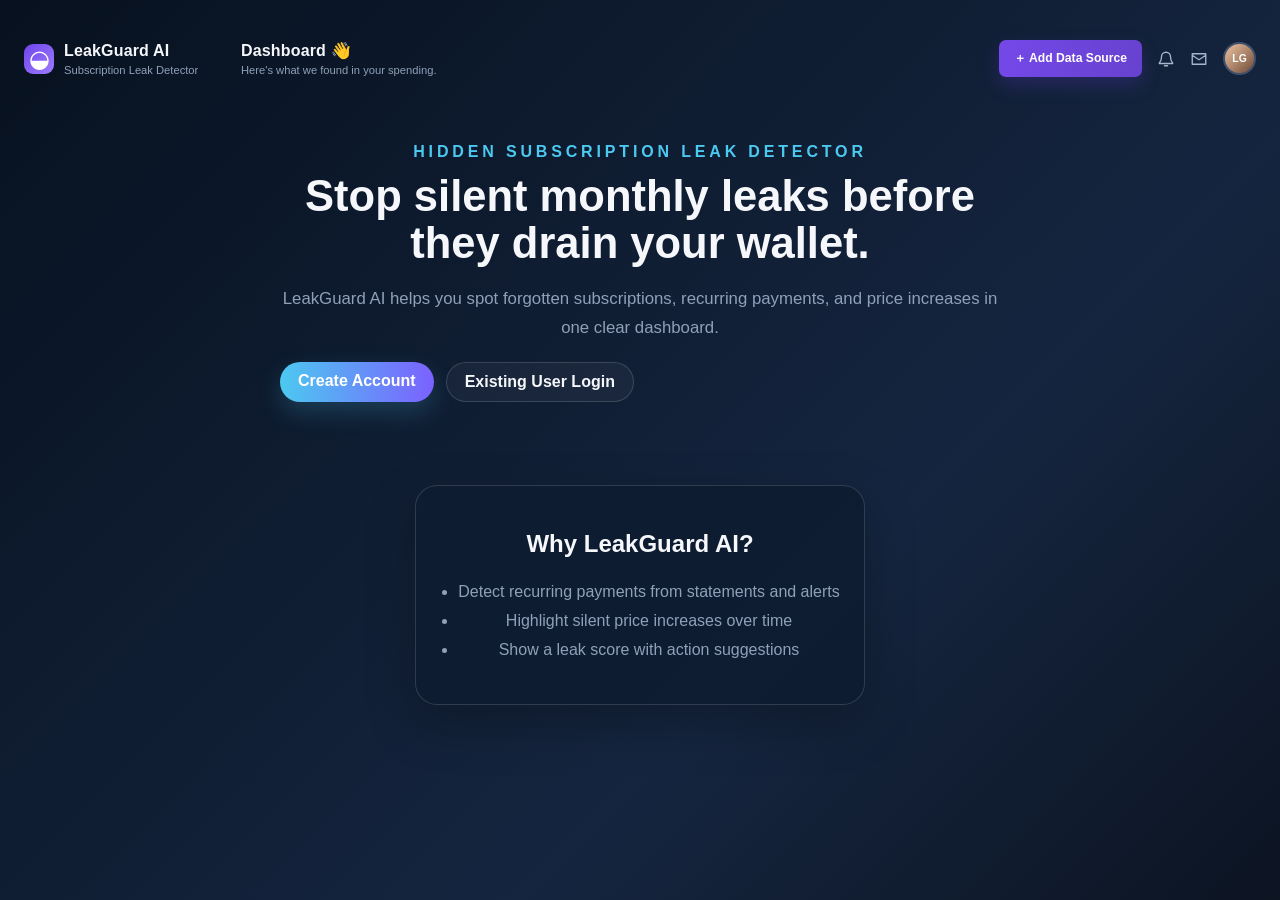
<file: index.html>
<!doctype html>
<html lang="en">
  <head>
    <meta charset="UTF-8" />
    <meta name="viewport" content="width=device-width, initial-scale=1.0" />
    <title>LeakGuard AI</title>
    <link rel="stylesheet" href="styles.css" />
  </head>
  <body>
    <div class="page-shell">
      <header class="topbar">
        <a href="index.html" class="brand">
          <span class="brand-mark" aria-hidden="true">◒</span>
          <span>
            <strong>LeakGuard AI</strong>
            <small>Subscription Leak Detector</small>
          </span>
        </a>

        <div class="dashboard-title">
          <strong>Dashboard <span aria-hidden="true">👋</span></strong>
          <small>Here's what we found in your spending.</small>
        </div>

        <nav class="top-actions" aria-label="Dashboard actions">
          <a href="register.html" class="add-source">＋ Add Data Source</a>
          <a href="#notifications" class="icon-button" aria-label="Notifications">
            <svg viewBox="0 0 24 24" aria-hidden="true"><path d="M18 9a6 6 0 0 0-12 0c0 7-3 7-3 9h18c0-2-3-2-3-9M10 21h4" /></svg>
          </a>
          <a href="#messages" class="icon-button" aria-label="Messages">
            <svg viewBox="0 0 24 24" aria-hidden="true"><path d="M3 5h18v14H3zM3 7l9 6 9-6" /></svg>
          </a>
          <a href="login.html" class="profile" aria-label="Open profile">LG</a>
        </nav>
      </header>

      <main class="hero-section">
        <section class="hero-copy">
          <p class="eyebrow">Hidden subscription leak detector</p>
          <h1>Stop silent monthly leaks before they drain your wallet.</h1>
          <p class="hero-text">
            LeakGuard AI helps you spot forgotten subscriptions, recurring
            payments, and price increases in one clear dashboard.
          </p>
          <div class="hero-buttons">
            <a href="register.html" class="btn btn-primary">Create Account</a>
            <a href="login.html" class="btn btn-secondary"
              >Existing User Login</a
            >
          </div>
        </section>

        <section class="hero-card">
          <h2>Why LeakGuard AI?</h2>
          <ul>
            <li>Detect recurring payments from statements and alerts</li>
            <li>Highlight silent price increases over time</li>
            <li>Show a leak score with action suggestions</li>
          </ul>
        </section>
      </main>
    </div>
  </body>
</html>
</file>
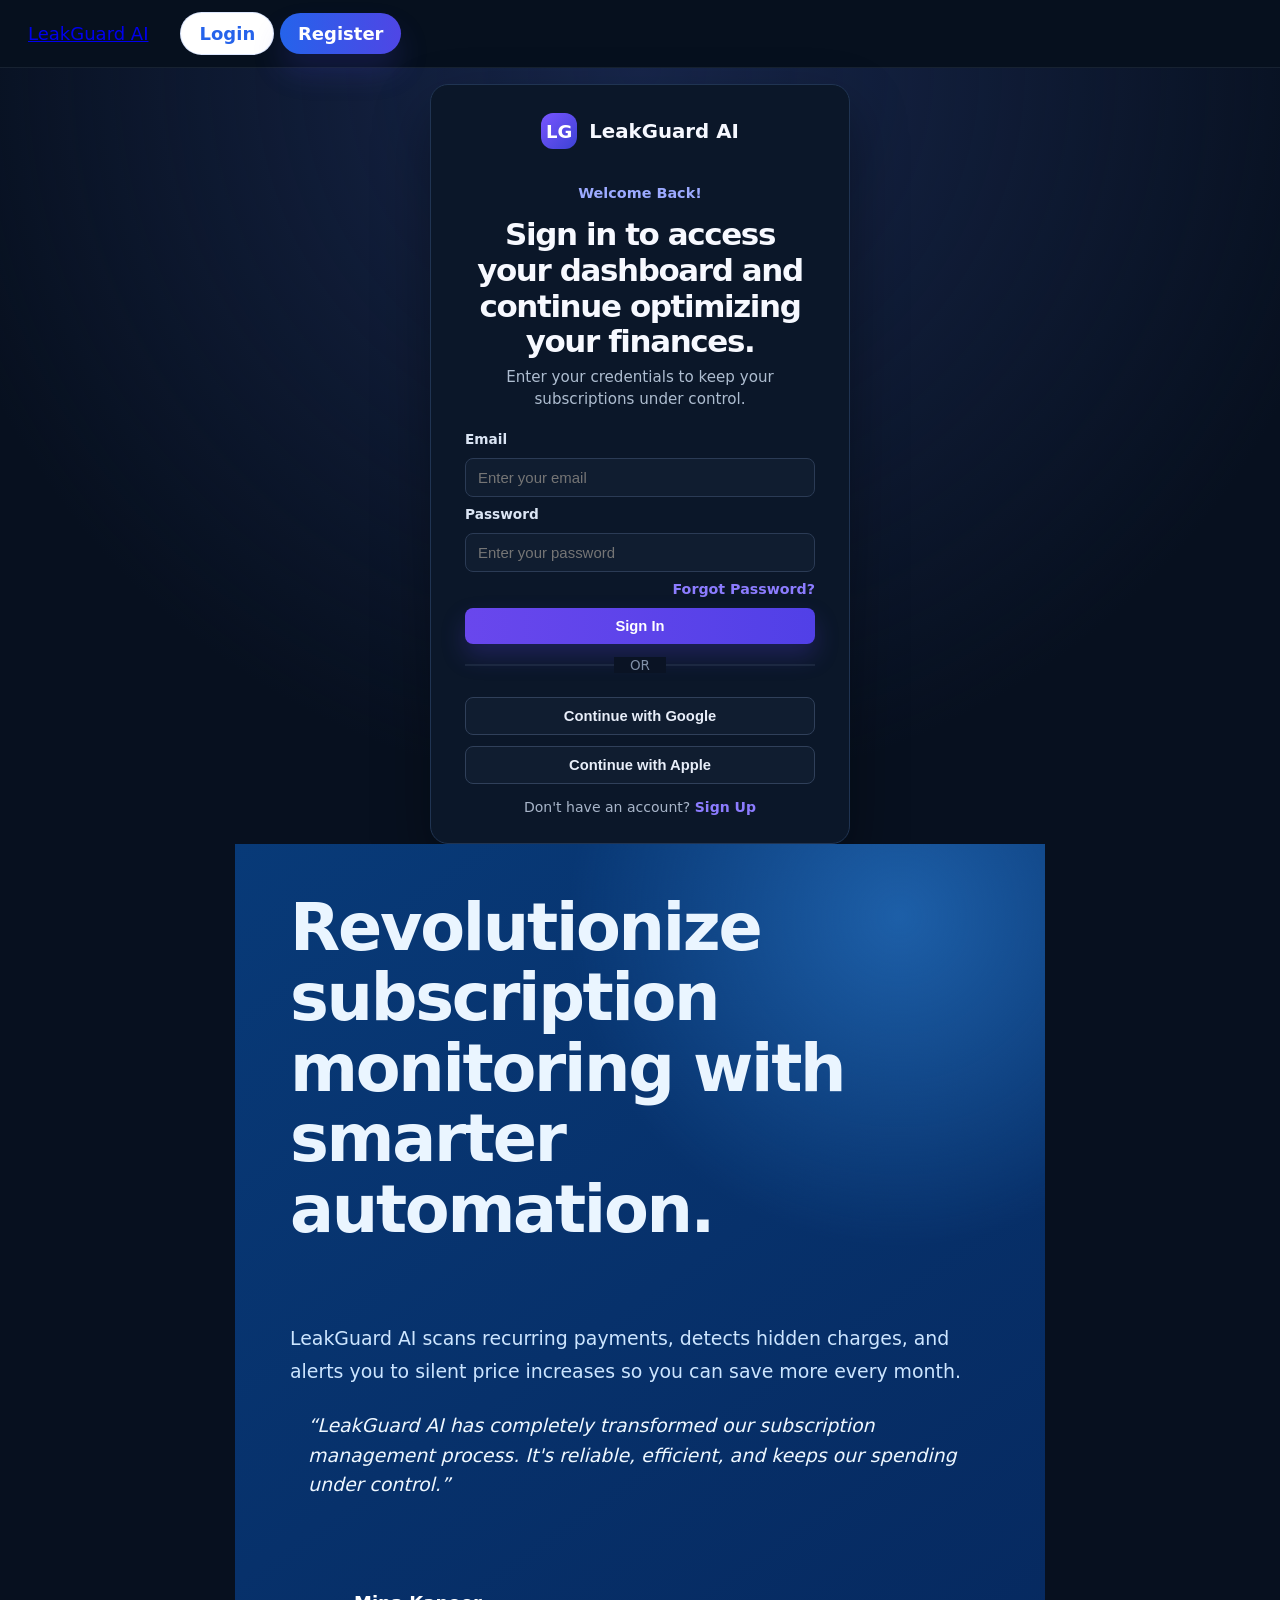
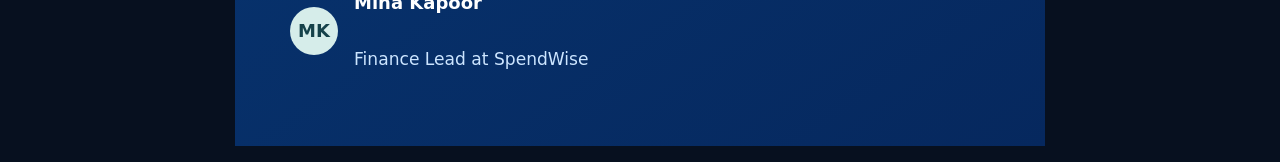
<file: login.html>
<!DOCTYPE html>
<html lang="en">
  <head>
    <meta charset="UTF-8" />
    <meta name="viewport" content="width=device-width, initial-scale=1.0" />
    <title>Login - LeakGuard AI</title>
    <link rel="stylesheet" href="static/styles.css" />
  </head>
  <body>
    <div class="page-shell auth-page">
      <header class="topbar">
        <a href="index.html" class="brand">LeakGuard AI</a>
        <nav class="nav-actions">
          <a href="login.html" class="btn btn-secondary">Login</a>
          <a href="register.html" class="btn btn-primary">Register</a>
        </nav>
      </header>

      <main class="auth-split">
        <section class="split-panel panel-form">
          <div class="panel-brand">
            <span class="brand-mark">LG</span>
            <span class="brand-name">LeakGuard AI</span>
          </div>
          <div class="panel-copy">
            <p class="eyebrow">Welcome Back!</p>
            <h1>Sign in to access your dashboard and continue optimizing your finances.</h1>
            <p class="panel-subtitle">Enter your credentials to keep your subscriptions under control.</p>
          </div>

          <form class="auth-form">
            <label>
              <span>Email</span>
              <input id="email" type="email" placeholder="Enter your email" />
            </label>
            <label>
              <span>Password</span>
              <input id="password" type="password" placeholder="Enter your password" />
            </label>
            <div class="password-helper">
              <a href="#">Forgot Password?</a>
            </div>
            <button type="submit" class="btn btn-primary full-width">Sign In</button>
          </form>

          <div class="or-divider"><span>OR</span></div>
          <button class="btn btn-secondary full-width">Continue with Google</button>
          <button class="btn btn-secondary full-width">Continue with Apple</button>

          <p class="form-footer">Don't have an account? <a href="register.html">Sign Up</a></p>
        </section>

        <section class="split-panel panel-info">
          <h2>Revolutionize subscription monitoring with smarter automation.</h2>
          <p>LeakGuard AI scans recurring payments, detects hidden charges, and alerts you to silent price increases so you can save more every month.</p>
          <blockquote>“LeakGuard AI has completely transformed our subscription management process. It's reliable, efficient, and keeps our spending under control.”</blockquote>
          <div class="testimonial-row">
            <div class="testimonial-avatar">MK</div>
            <div>
              <p class="testimonial-name">Mina Kapoor</p>
              <p class="testimonial-role">Finance Lead at SpendWise</p>
            </div>
          </div>
          <div class="partner-strip">
            <span>Join 1k teams</span>
            <div class="partner-logos">
              <span>Discord</span>
              <span>Mailchimp</span>
              <span>Grammarly</span>
              <span>Dropbox</span>
            </div>
          </div>
        </section>
      </main>
    </div>
  </body>
</html>
</file>
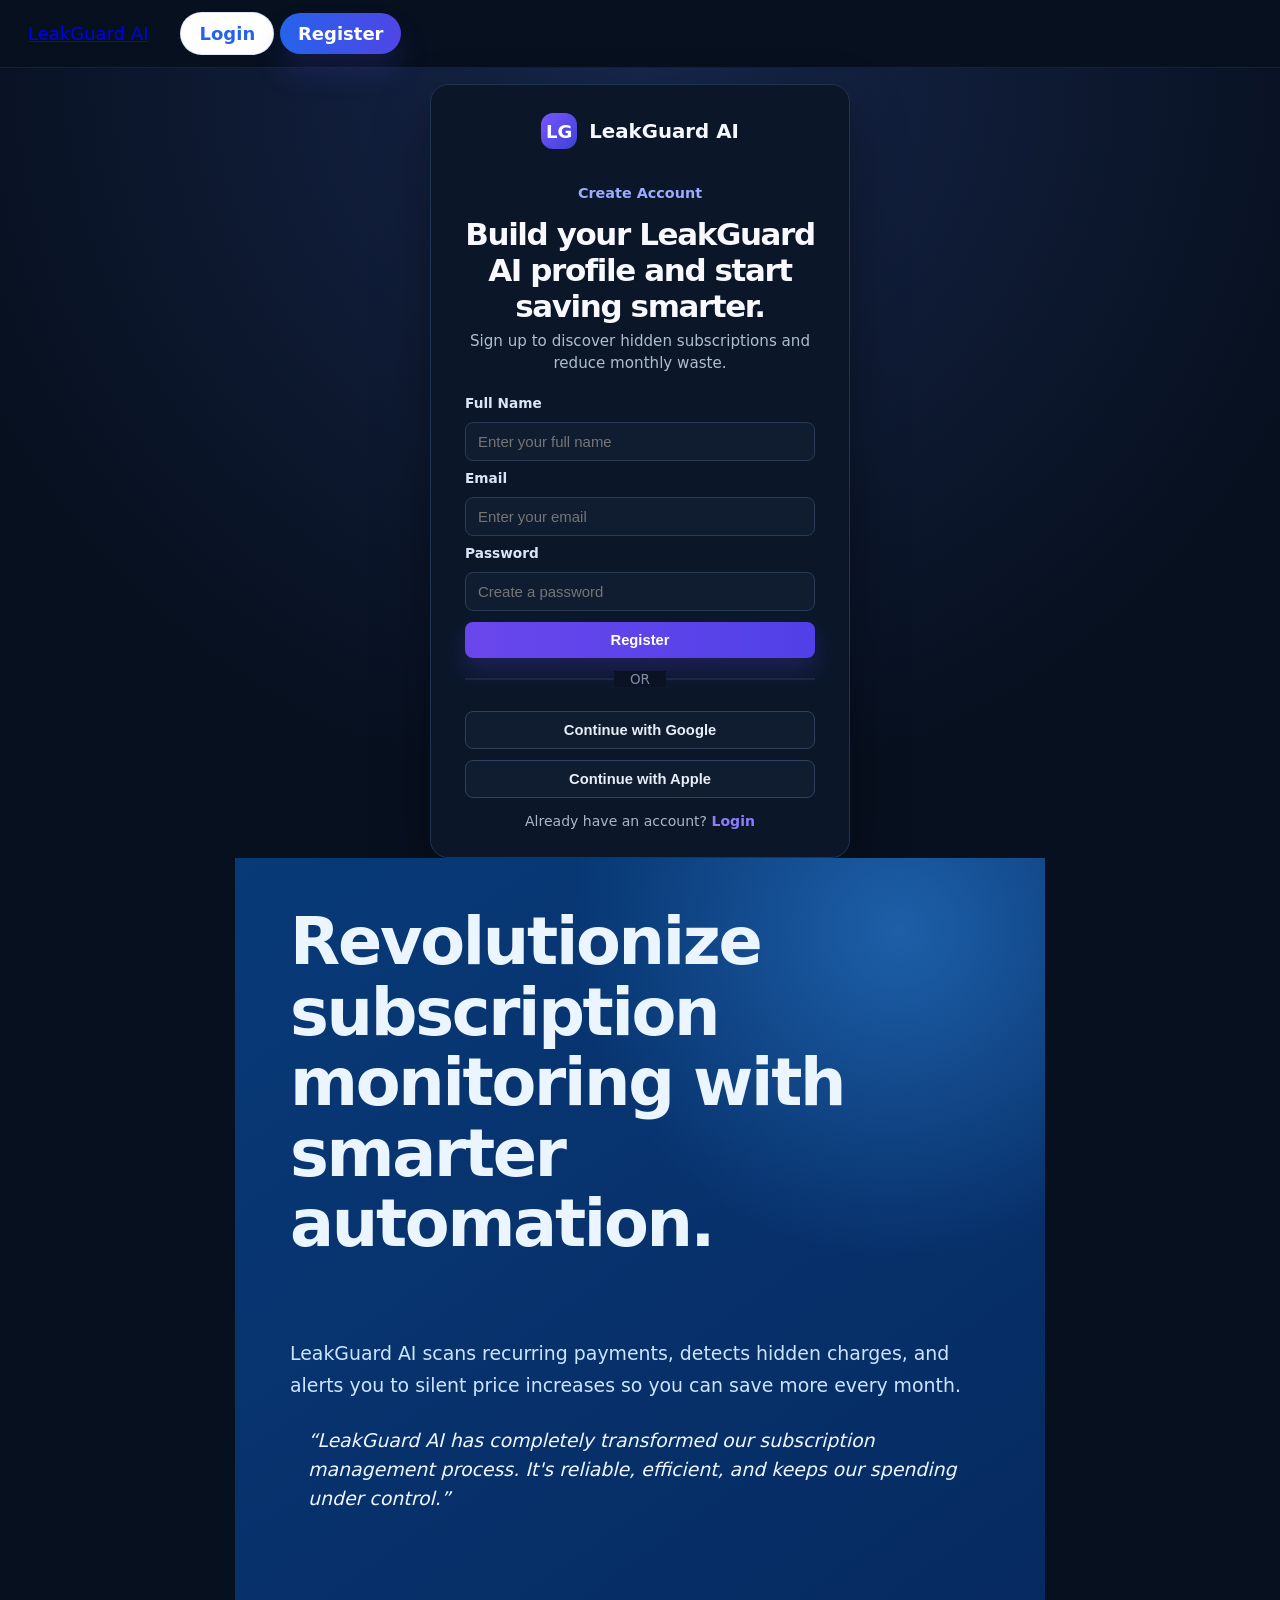
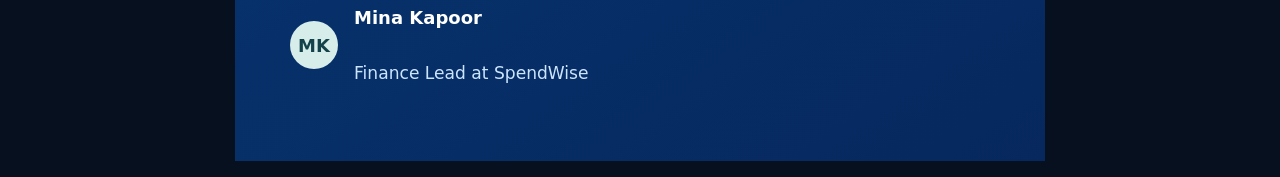
<file: register.html>
<!DOCTYPE html>
<html lang="en">
  <head>
    <meta charset="UTF-8" />
    <meta name="viewport" content="width=device-width, initial-scale=1.0" />
    <title>Register - LeakGuard AI</title>
    <link rel="stylesheet" href="static/styles.css" />
  </head>
  <body>
    <div class="page-shell auth-page">
      <header class="topbar">
        <a href="index.html" class="brand">LeakGuard AI</a>
        <nav class="nav-actions">
          <a href="login.html" class="btn btn-secondary">Login</a>
          <a href="register.html" class="btn btn-primary">Register</a>
        </nav>
      </header>

      <main class="auth-split">
        <section class="split-panel panel-form">
          <div class="panel-brand">
            <span class="brand-mark">LG</span>
            <span class="brand-name">LeakGuard AI</span>
          </div>
          <div class="panel-copy">
            <p class="eyebrow">Create Account</p>
            <h1>Build your LeakGuard AI profile and start saving smarter.</h1>
            <p class="panel-subtitle">Sign up to discover hidden subscriptions and reduce monthly waste.</p>
          </div>

          <form class="auth-form">
            <label>
              <span>Full Name</span>
              <input id="name" type="text" placeholder="Enter your full name" />
            </label>
            <label>
              <span>Email</span>
              <input id="email" type="email" placeholder="Enter your email" />
            </label>
            <label>
              <span>Password</span>
              <input id="password" type="password" placeholder="Create a password" />
            </label>
            <button type="submit" class="btn btn-primary full-width">Register</button>
          </form>

          <div class="or-divider"><span>OR</span></div>
          <button class="btn btn-secondary full-width">Continue with Google</button>
          <button class="btn btn-secondary full-width">Continue with Apple</button>

          <p class="form-footer">Already have an account? <a href="login.html">Login</a></p>
        </section>

        <section class="split-panel panel-info">
          <h2>Revolutionize subscription monitoring with smarter automation.</h2>
          <p>LeakGuard AI scans recurring payments, detects hidden charges, and alerts you to silent price increases so you can save more every month.</p>
          <blockquote>“LeakGuard AI has completely transformed our subscription management process. It's reliable, efficient, and keeps our spending under control.”</blockquote>
          <div class="testimonial-row">
            <div class="testimonial-avatar">MK</div>
            <div>
              <p class="testimonial-name">Mina Kapoor</p>
              <p class="testimonial-role">Finance Lead at SpendWise</p>
            </div>
          </div>
          <div class="partner-strip">
            <span>Join 1k teams</span>
            <div class="partner-logos">
              <span>Discord</span>
              <span>Mailchimp</span>
              <span>Grammarly</span>
              <span>Dropbox</span>
            </div>
          </div>
        </section>
      </main>
    </div>
  </body>
</html>
</file>
<file: styles.css>
:root {
  --bg: #07111f;
  --surface: #0f1d31;
  --surface-2: #13253f;
  --text: #f5f7fb;
  --muted: #8fa0b8;
  --accent: #4cc9f0;
  --accent-2: #7b61ff;
  --border: rgba(255, 255, 255, 0.14);
}

* {
  box-sizing: border-box;
}

body {
  margin: 0;
  font-family: Arial, Helvetica, sans-serif;
  background: linear-gradient(135deg, var(--bg), #15253f 65%, #0c1422);
  color: var(--text);
  min-height: 100vh;
}

.page-shell {
  max-width: 1280px;
  margin: 0 auto;
  padding: 24px 24px 48px;
}

.topbar {
  display: flex;
  align-items: center;
  gap: 32px;
  padding: 16px 0 24px;
}

.brand {
  color: var(--text);
  border: none;
  text-decoration: none;
  display: flex;
  align-items: center;
  gap: 10px;
  min-width: 185px;
}

.brand strong,
.dashboard-title strong {
  display: block;
  font-size: 1rem;
  letter-spacing: 0.01em;
}

.brand small,
.dashboard-title small {
  display: block;
  color: var(--muted);
  font-size: 0.7rem;
  margin-top: 4px;
}

.brand-mark {
  display: grid;
  place-items: center;
  width: 30px;
  height: 30px;
  border-radius: 9px;
  background: linear-gradient(135deg, #6f45e9, #9c7cff);
  color: #fff;
  font-size: 1.5rem;
  line-height: 1;
}

.dashboard-title {
  flex: 1;
}

.top-actions {
  display: flex;
  align-items: center;
  gap: 15px;
}

.add-source {
  padding: 10px 15px;
  border-radius: 7px;
  background: linear-gradient(90deg, #7448e8, #6742cf);
  color: #fff;
  font-size: 0.76rem;
  font-weight: 700;
  text-decoration: none;
  box-shadow: 0 8px 18px rgba(99, 61, 216, 0.25);
}

.icon-button {
  display: grid;
  place-items: center;
  color: #a7b5ca;
}

.icon-button svg {
  width: 18px;
  height: 18px;
  fill: none;
  stroke: currentColor;
  stroke-width: 1.8;
  stroke-linecap: round;
  stroke-linejoin: round;
}

.profile {
  display: grid;
  place-items: center;
  width: 33px;
  height: 33px;
  border: 2px solid #42516b;
  border-radius: 50%;
  background: linear-gradient(135deg, #edc4a1, #704a38);
  color: #fff;
  font-size: 0.65rem;
  font-weight: 700;
  text-decoration: none;
}

.nav-actions {
  display: flex;
  gap: 12px;
}

.btn {
  display: inline-block;
  padding: 10px 18px;
  border-radius: 999px;
  text-decoration: none;
  font-weight: 600;
  transition: transform 0.2s ease, box-shadow 0.2s ease;
}

.btn:hover {
  transform: translateY(-2px);
}

.btn-primary {
  background: linear-gradient(90deg, var(--accent), var(--accent-2));
  color: #fff;
  box-shadow: 0 10px 25px rgba(76, 201, 240, 0.2);
}

.btn-secondary {
  color: var(--text);
  border: 1px solid var(--border);
  background: rgba(255, 255, 255, 0.04);
}

.hero-section {
  display: grid;
  grid-template-columns: 1fr;
  gap: 32px;
  place-items: center;
  text-align: center;
  min-height: 70vh;
}

.hero-copy {
  max-width: 720px;
}

.hero-copy h1,
.auth-info h1 {
  font-size: clamp(2rem, 3.4vw, 3.2rem);
  margin: 0 0 16px;
  line-height: 1.1;
}

.eyebrow {
  text-transform: uppercase;
  letter-spacing: 0.24em;
  color: var(--accent);
  font-weight: 700;
  margin-bottom: 12px;
}

.hero-text,
.auth-info p {
  color: var(--muted);
  font-size: 1.05rem;
  line-height: 1.7;
  margin-bottom: 20px;
}

.hero-buttons {
  display: flex;
  flex-wrap: wrap;
  gap: 12px;
}

.hero-card,
.auth-card {
  background: rgba(15, 29, 49, 0.92);
  border: 1px solid var(--border);
  border-radius: 22px;
  padding: 24px;
  box-shadow: 0 18px 50px rgba(0, 0, 0, 0.25);
}

.hero-card ul {
  padding-left: 18px;
  color: var(--muted);
  line-height: 1.8;
}

.auth-page {
  padding-bottom: 24px;
}

.auth-layout {
  display: grid;
  grid-template-columns: 1.1fr 0.95fr;
  gap: 32px;
  align-items: stretch;
  min-height: calc(100vh - 112px);
}

.auth-panel {
  background: #ffffff;
  border-radius: 30px;
  padding: 42px;
  box-shadow: 0 32px 80px rgba(15, 29, 49, 0.12);
  color: #07111f;
  display: flex;
  flex-direction: column;
  justify-content: space-between;
}

.auth-panel .eyebrow {
  text-transform: uppercase;
  letter-spacing: 0.25em;
  color: #1c7ed6;
  margin-bottom: 18px;
}

.auth-panel h1 {
  font-size: clamp(2rem, 3vw, 3.4rem);
  margin-bottom: 18px;
  line-height: 1.05;
}

.auth-panel p {
  color: #475569;
  font-size: 1rem;
  line-height: 1.8;
  margin-bottom: 28px;
}

.auth-form {
  display: grid;
  gap: 18px;
}

.auth-form label {
  font-weight: 700;
  color: #334155;
}

.auth-form input {
  width: 100%;
  border-radius: 16px;
  border: 1px solid #dbe4ef;
  background: #f8fafc;
  color: #0f172a;
  padding: 15px 16px;
}

.auth-form button {
  background: #0f3c63;
  color: #ffffff;
  border: none;
  padding: 16px 18px;
  border-radius: 16px;
  font-weight: 700;
  cursor: pointer;
}

.auth-actions {
  display: flex;
  justify-content: space-between;
  align-items: center;
  gap: 12px;
}

.auth-actions a {
  color: #1d4ed8;
  text-decoration: none;
  font-weight: 600;
}

.auth-divider {
  display: flex;
  align-items: center;
  gap: 18px;
  color: #94a3b8;
  margin: 18px 0 0;
}

.auth-divider::before,
.auth-divider::after {
  content: "";
  flex: 1;
  height: 1px;
  background: #e2e8f0;
}

.auth-social {
  display: grid;
  gap: 12px;
}

.auth-social .btn {
  width: 100%;
  padding: 14px 16px;
  border-radius: 16px;
  border: 1px solid #cbd5e1;
  background: #f8fafc;
  color: #0f172a;
  justify-content: center;
}

.auth-side {
  border-radius: 30px;
  padding: 42px 40px;
  background: linear-gradient(180deg, #053f53 0%, #0b3045 100%);
  color: #eef2ff;
  display: flex;
  align-items: center;
}

.side-content {
  max-width: 420px;
}

.side-content h2 {
  font-size: clamp(2rem, 2.4vw, 3rem);
  margin-bottom: 22px;
  line-height: 1.05;
}

.side-content blockquote {
  margin: 0;
  padding-left: 18px;
  border-left: 4px solid rgba(255, 255, 255, 0.35);
  color: rgba(255, 255, 255, 0.92);
  line-height: 1.8;
  margin-bottom: 28px;
}

.side-author {
  font-weight: 700;
  margin-bottom: 30px;
}

.side-author span {
  display: block;
  opacity: 0.8;
  font-size: 0.95rem;
  margin-top: 8px;
}

.side-logos {
  display: grid;
  grid-template-columns: repeat(2, minmax(0, 1fr));
  gap: 14px;
}

.side-logos span {
  background: rgba(255, 255, 255, 0.08);
  border-radius: 14px;
  padding: 12px 14px;
  text-align: center;
  font-size: 0.8rem;
  opacity: 0.95;
  text-transform: uppercase;
  letter-spacing: 0.08em;
}

.auth-page .topbar {
  padding-bottom: 16px;
}

@media (max-width: 980px) {
  .auth-layout {
    grid-template-columns: 1fr;
  }

  .auth-side,
  .auth-panel {
    min-height: auto;
  }
}

@media (max-width: 720px) {
  .topbar {
    flex-wrap: wrap;
    gap: 18px;
  }

  .dashboard-title {
    order: 3;
    flex-basis: 100%;
  }

  .top-actions {
    margin-left: auto;
    gap: 10px;
  }

  .add-source {
    padding: 9px 11px;
  }

  .auth-panel,
  .auth-side {
    padding: 28px;
  }

  .auth-layout {
    gap: 20px;
  }

  .side-logos {
    grid-template-columns: 1fr;
  }
}
</file>
<file: static/styles.css>
:root {
  --bg: #f5f8ff;
  --surface: #ffffff;
  --surface-2: #eef2f8;
  --text: #111827;
  --muted: #6b7280;
  --accent: #2563eb;
  --accent-2: #4f46e5;
  --border: rgba(15, 23, 42, 0.12);
}

* {
  box-sizing: border-box;
}

body {
  margin: 0;
  font-family: Inter, system-ui, -apple-system, BlinkMacSystemFont, "Segoe UI", sans-serif;
  background: radial-gradient(circle at top left, #eef5ff, #f5f8ff 35%);
  color: var(--text);
  min-height: 100vh;
}

.page-shell {
  max-width: 1120px;
  margin: 0 auto;
  padding: 0 24px 40px;
}

.topbar {
  display: flex;
  align-items: center;
  gap: 32px;
  min-height: 68px;
  padding: 12px 28px;
  background: #06101e;
  border-bottom: 1px solid rgba(148, 163, 184, 0.12);
}

.app-brand {
  display: flex;
  align-items: center;
  gap: 9px;
  color: var(--text);
  text-decoration: none;
  min-width: 180px;
}

.app-logo {
  display: grid;
  place-items: center;
  width: 26px;
  height: 26px;
  border-radius: 7px;
  background: linear-gradient(135deg, #7147e8, #9b75ff);
  color: #ffffff;
  font-size: 1.3rem;
  line-height: 1;
}

.app-brand strong,
.topbar-page-title strong {
  display: block;
  font-size: 0.9rem;
  line-height: 1.1;
}

.app-brand small,
.topbar-page-title small {
  display: block;
  margin-top: 4px;
  color: #8090a8;
  font-size: 0.62rem;
}

.topbar-page-title {
  flex: 1;
}

.topbar-actions {
  display: flex;
  align-items: center;
  justify-content: flex-end;
  margin-left: auto;
  gap: 12px;
}

.topbar-add {
  padding: 9px 14px;
  border-radius: 6px;
  background: linear-gradient(90deg, #7448e8, #633ecf);
  box-shadow: 0 7px 16px rgba(93, 59, 207, 0.28);
  color: #ffffff;
  font-size: 0.68rem;
  font-weight: 700;
  text-decoration: none;
}

.topbar-icon {
  display: grid;
  place-items: center;
  color: #a8b5c9;
}

.topbar-icon svg {
  width: 17px;
  height: 17px;
  fill: none;
  stroke: currentColor;
  stroke-width: 1.8;
  stroke-linecap: round;
  stroke-linejoin: round;
}

.topbar-profile {
  display: grid;
  place-items: center;
  width: 30px;
  height: 30px;
  border: 2px solid #66738b;
  border-radius: 50%;
  background: linear-gradient(135deg, #e6b18e, #6b4639);
  color: #fff;
  font-size: 0.6rem;
  font-weight: 700;
  text-decoration: none;
}

body:has(.dashboard-page) { background: #07111f; color: #e7eefb; }
body:has(.dashboard-page) .page-shell { max-width: none; padding: 0; }
.dashboard-page { display: grid; grid-template-columns: 158px minmax(0, 1fr); min-height: calc(100vh - 68px); background: #07111f; }
.dashboard-sidebar { padding: 13px 9px; border-right: 1px solid #18283a; background: #07111f; }
.sidebar-nav { display: grid; gap: 4px; }
.sidebar-link { display: flex; gap: 10px; align-items: center; padding: 9px 8px; border-radius: 5px; color: #94a5bb; font-size: 10px; text-decoration: none; }
.sidebar-link.active { background: linear-gradient(90deg, #312178, #251a54); color: #fff; }
.savings-mini-card, .data-sources-mini { position: relative; margin-top: 20px; padding: 11px 9px; border: 1px solid #1d2d40; border-radius: 7px; background: #0b1828; }
.savings-mini-card span, .data-sources-mini strong { display: block; color: #9bacc0; font-size: 8px; }.savings-mini-card strong { display: block; margin: 5px 0 3px; color: #80e6a4; font-size: 15px; }.savings-mini-card small { color: #8191a7; font-size: 8px; }.savings-mini-card b { position:absolute; right:11px; bottom:12px; color:#8354ef; font-size:22px; }.data-sources-mini p { margin: 9px 0; color:#92a3b9; font-size:8px; }.data-sources-mini i { float:right; color:#48d795; font-style:normal; }.data-sources-mini button { width:100%; padding:7px; border:0; border-radius:4px; background:#17263a; color:#afbdd0; font-size:8px; }
.dashboard-main { position: relative; padding: 13px 14px 24px; min-width: 0; }.dashboard-main-heading { margin: 0 0 12px; }.dashboard-main-heading h1 { margin:0; color:#f4f7ff; font-size:18px; }.dashboard-main-heading p { margin:4px 0 0; color:#8fa1b8; font-size:9px; }.dashboard-date { position:absolute; right:15px; top:18px; color:#a1b0c2; font-size:9px; }
.metrics-grid { display:grid; grid-template-columns:1.1fr repeat(4, 1fr); gap:10px; margin-top: 0; }.metric-card { position:relative; min-height:126px; padding:13px; overflow:hidden; border:1px solid #1b2a3b; border-radius:8px; background:linear-gradient(145deg,#0d1b2c,#101d2b); }.metric-card>span { display:block; color:#9caec5; font-size:9px; }.metric-card>b { display:block; margin-top:15px; color:#f3f7ff; font-size:17px; }.metric-card>small { display:block; margin-top:5px; color:#98a8bc; font-size:8px; }.metric-title.blue{color:#9eb6ff}.metric-title.green{color:#90dfb1}.metric-title.orange{color:#ffc270}.metric-title.red{color:#f59b9b}.spark { position:absolute; right:12px; bottom:13px; font-size:25px; letter-spacing:-7px; font-style:normal; transform:rotate(-3deg); }.spark-purple{color:#704cef}.spark-green{color:#43b878}.spark-orange{color:#dd8524}.spark-red{color:#df5858}.score-ring { display:grid; place-content:center; width:73px; height:73px; margin:8px auto 3px; border:8px solid #ffbf36; border-right-color:#48b981; border-bottom-color:#48b981; border-left-color:#f15a4f; border-radius:50%; }.score-ring b{font-size:20px}.score-ring small{font-size:8px;color:#a5b4c7}.leak-score{text-align:center}.leak-score strong{color:#ed665c;font-size:8px}.leak-score>small{font-size:7px}
.dashboard-content-grid{display:grid;grid-template-columns:minmax(0,1fr) 235px;gap:10px;margin-top:10px}.subscriptions-card,.insight-card{border:1px solid #1b2a3b;border-radius:8px;background:#0d1b2b}.subscriptions-card{padding:12px}.subscriptions-card header{display:flex;justify-content:space-between;gap:10px;align-items:flex-start}.subscriptions-card h2,.insight-card h2{margin:0;color:#e9eff8;font-size:11px}.filter-tabs{display:flex;gap:7px;margin-top:10px}.filter-tabs button{border:0;background:transparent;color:#a5b4c8;font-size:8px}.filter-tabs .selected{padding:4px 8px;border-radius:3px;background:#5438c6;color:#fff}.search-box{padding:7px 9px;border:1px solid #26384c;border-radius:4px;color:#708198;font-size:8px}.subscription-table{margin-top:11px}.table-row{display:grid;grid-template-columns:1.8fr 1fr .72fr 1fr .8fr .9fr .55fr;gap:6px;align-items:center;min-height:39px;border-bottom:1px solid #1b2b3c;color:#b8c5d6;font-size:8px}.table-head{min-height:20px;color:#71839b;font-size:7px}.table-row span:first-child{color:#eef3fa;font-size:9px}.table-row small{display:block;color:#76879b;font-size:7px}.service{display:inline-grid;place-items:center;width:17px;height:17px;margin-right:5px;border-radius:4px;color:#fff;font-size:9px}.netflix{background:#e52b32}.spotify{background:#38b866}.prime{background:#2984dd}.adobe{background:#ef433d}.swiggy{background:#f18029}.youtube{background:#dc2727}.table-row i{font-style:normal;font-size:7px}.up{color:#e15b5b}.table-row mark{padding:3px 5px;border-radius:3px;color:#fff;font-size:7px}.price{background:#713333}.active-status{background:#174b39}.unused{background:#695820}.high{color:#eb625c}.medium{color:#f0bc50}.low{color:#64c994}.table-row button,.mini-list button{padding:4px 8px;border:0;border-radius:3px;background:#6543d8;color:#fff;font-size:7px}.table-row button.cancel,.mini-list button{background:#bc4e55}.subscriptions-card footer{padding-top:11px;color:#8393a8;font-size:8px}.subscriptions-card footer button{float:right;padding:7px 12px;border:1px solid #27384a;border-radius:4px;background:#142236;color:#d7e1ec;font-size:8px}
.insights-column{display:grid;gap:10px}.insight-card{padding:11px}.insight-card h2 a{float:right;color:#7b61ed;font-size:7px;text-decoration:none}.donut-wrap{display:flex;align-items:center;gap:9px;margin-top:12px}.donut{display:grid;place-content:center;width:78px;height:78px;border:13px solid #4e39d9;border-top-color:#f6c13c;border-right-color:#ec683e;border-bottom-color:#2c93dd;border-radius:50%;text-align:center}.donut b{font-size:11px}.donut small{color:#8ea0b6;font-size:6px}.donut-wrap ul{margin:0;padding:0;list-style:none;color:#a9b6c8;font-size:7px;line-height:1.85}.donut-wrap li:nth-child(1){color:#b195ff}.donut-wrap li:nth-child(2){color:#f28f5b}.donut-wrap li:nth-child(3){color:#48a8e2}.mini-list p{display:flex;justify-content:space-between;margin:9px 0;color:#c5d1e0;font-size:8px}.mini-list span{text-align:right;color:#9caec4;font-size:7px}.mini-list button{margin-top:3px;font-size:6px}.alerts-list p{margin:10px 0;color:#b9c6d7;font-size:8px}.alerts-list small{float:right;color:#7f90a5;font-size:7px}
@media (max-width: 950px){.metrics-grid{grid-template-columns:repeat(2,1fr)}.dashboard-content-grid{grid-template-columns:1fr}.insights-column{grid-template-columns:repeat(3,1fr)}.dashboard-date{display:none}}@media (max-width:700px){.topbar{gap:10px;padding:10px 12px}.app-brand{min-width:auto}.app-brand small,.topbar-page-title{display:none}.topbar-actions{gap:9px}.topbar-add{padding:8px;font-size:0}.topbar-add:first-letter{font-size:13px}.dashboard-page{grid-template-columns:1fr}.dashboard-sidebar{display:none}.dashboard-main{padding:10px}.metrics-grid,.insights-column{grid-template-columns:1fr}.dashboard-content-grid{display:block}.insights-column{margin-top:10px}.subscriptions-card{overflow-x:auto;}.subscription-table{min-width:660px}}

.btn {
  display: inline-block;
  padding: 10px 18px;
  border-radius: 999px;
  text-decoration: none;
  font-weight: 600;
  transition: transform 0.18s ease, box-shadow 0.18s ease, background-color 0.18s ease;
}

.btn:hover {
  transform: translateY(-1px);
}

.btn-primary {
  background: linear-gradient(90deg, var(--accent), var(--accent-2));
  color: #ffffff;
  box-shadow: 0 18px 30px rgba(79, 70, 229, 0.18);
}

.btn-secondary {
  color: var(--accent);
  border: 1px solid rgba(37, 99, 235, 0.16);
  background: #ffffff;
}

.hero-section {
  display: grid;
  grid-template-columns: 1.2fr 0.9fr;
  gap: 32px;
  align-items: start;
  padding: 16px 0 40px;
}

.hero-copy h1,
.auth-info h1 {
  font-size: clamp(2.3rem, 3.4vw, 3.4rem);
  margin: 0 0 18px;
  line-height: 1.02;
}

.eyebrow {
  display: inline-flex;
  align-items: center;
  text-transform: uppercase;
  letter-spacing: 0.22em;
  color: var(--accent);
  font-weight: 700;
  margin-bottom: 16px;
  font-size: 0.8rem;
}

.hero-text,
.auth-info p {
  color: var(--muted);
  font-size: 1.05rem;
  line-height: 1.75;
  margin-bottom: 24px;
  max-width: 600px;
}

.hero-buttons {
  display: flex;
  flex-wrap: wrap;
  gap: 14px;
  margin-bottom: 18px;
}

.trusted-row {
  display: flex;
  align-items: center;
  gap: 14px;
}

.avatar-stack {
  display: flex;
  align-items: center;
}

.avatar {
  width: 34px;
  height: 34px;
  border-radius: 50%;
  background: linear-gradient(135deg, #eef2ff, #dbeafe);
  color: #1d4ed8;
  display: grid;
  place-items: center;
  font-weight: 700;
  border: 1px solid rgba(37, 99, 235, 0.14);
}

.trusted-note {
  color: var(--muted);
  font-size: 0.95rem;
}

.hero-panel {
  display: flex;
  justify-content: flex-end;
}

.hero-panel-card {
  width: 100%;
  max-width: 460px;
  background: linear-gradient(180deg, #ffffff, #f8fafc);
  border: 1px solid rgba(96, 165, 250, 0.16);
  border-radius: 32px;
  padding: 28px;
  box-shadow: 0 28px 60px rgba(15, 23, 42, 0.08);
}

.panel-image-shell {
  position: relative;
  padding: 16px;
}

.phone-frame {
  background: linear-gradient(180deg, #eef6ff, #f9fbff);
  border: 1px solid rgba(148, 163, 184, 0.18);
  border-radius: 34px;
  padding: 18px;
  position: relative;
}

.phone-header {
  width: 48px;
  height: 8px;
  margin: 0 auto 20px;
  border-radius: 999px;
  background: rgba(37, 99, 235, 0.16);
}

.phone-screen {
  background: #ffffff;
  border-radius: 24px;
  padding: 18px;
}

.screen-row {
  display: flex;
  justify-content: space-between;
  align-items: center;
  margin-bottom: 18px;
}

.screen-label {
  display: block;
  color: var(--muted);
  font-size: 0.95rem;
  margin-bottom: 6px;
}

.screen-badge {
  color: #dc2626;
  font-weight: 700;
  font-size: 0.95rem;
}

.gauge-card {
  display: grid;
  justify-items: center;
  align-items: center;
  background: linear-gradient(180deg, #eff6ff, #e0f2fe);
  border-radius: 22px;
  padding: 24px 0;
  margin-bottom: 18px;
}

.gauge-value {
  font-size: 3rem;
  font-weight: 800;
  color: #1d4ed8;
  line-height: 1;
}

.gauge-subtitle {
  font-size: 1rem;
  color: var(--muted);
}

.savings-card {
  display: grid;
  justify-items: center;
  gap: 4px;
}

.savings-card strong {
  font-size: 1.7rem;
  color: #0f172a;
}

.savings-card span {
  color: var(--muted);
}

.feature-section {
  display: grid;
  grid-template-columns: repeat(4, minmax(180px, 1fr));
  gap: 18px;
  margin-top: 12px;
}

.feature-card {
  background: #ffffff;
  border: 1px solid var(--border);
  border-radius: 24px;
  padding: 24px;
  box-shadow: 0 18px 30px rgba(15, 23, 42, 0.06);
}

.feature-icon {
  width: 44px;
  height: 44px;
  border-radius: 16px;
  display: grid;
  place-items: center;
  background: #eff6ff;
  margin-bottom: 16px;
  font-size: 1.2rem;
}

.feature-card h3 {
  margin-top: 0;
  margin-bottom: 12px;
  font-size: 1.1rem;
}

.feature-card p {
  margin: 0;
  color: var(--muted);
  line-height: 1.8;
}

.panel-header span {
  color: var(--muted);
  font-weight: 600;
}

.panel-header strong {
  font-size: 1.7rem;
  color: var(--text);
}

.panel-body {
  display: grid;
  gap: 20px;
}

.score-ring {
  width: 140px;
  height: 140px;
  border-radius: 50%;
  display: grid;
  place-items: center;
  margin: 0 auto;
  font-size: 2.4rem;
  font-weight: 800;
  color: #2563eb;
  background: radial-gradient(circle at top left, rgba(37, 99, 235, 0.16), transparent 48%);
}

.panel-stats {
  display: grid;
  gap: 12px;
  text-align: center;
}

.panel-stats span {
  display: block;
  color: var(--muted);
}

.panel-stats strong {
  display: block;
  font-size: 1.6rem;
  color: var(--text);
  margin-bottom: 4px;
}

.feature-section {
  display: grid;
  grid-template-columns: repeat(4, minmax(180px, 1fr));
  gap: 18px;
  margin-top: 12px;
}

.feature-card {
  background: #ffffff;
  border: 1px solid var(--border);
  border-radius: 24px;
  padding: 24px;
  box-shadow: 0 18px 30px rgba(15, 23, 42, 0.06);
}

.feature-card h3 {
  margin-top: 0;
  margin-bottom: 12px;
  font-size: 1.1rem;
}

.feature-card p {
  margin: 0;
  color: var(--muted);
  line-height: 1.8;
}

@media (max-width: 960px) {
  .hero-section {
    grid-template-columns: 1fr;
  }

  .hero-panel {
    justify-content: center;
  }

  .feature-section {
    grid-template-columns: 1fr 1fr;
  }
}

@media (max-width: 680px) {
  .feature-section {
    grid-template-columns: 1fr;
  }
  .hero-panel-card {
    max-width: 100%;
  }

  .trusted-row {
    flex-direction: column;
    align-items: flex-start;
  }
}

.dashboard-page {
  display: grid;
  grid-template-columns: 280px 1fr;
  gap: 24px;
  margin-top: 24px;
}

.dashboard-header {
  display: flex;
  justify-content: space-between;
  align-items: center;
  gap: 18px;
  padding: 22px 24px;
  background: #ffffff;
  border-radius: 24px;
  border: 1px solid var(--border);
  margin-bottom: 24px;
}

.dashboard-brand-row {
  display: grid;
  gap: 8px;
}

.page-title {
  font-size: 1.5rem;
  font-weight: 700;
}

.page-subtitle {
  color: var(--muted);
}

.dashboard-actions {
  display: flex;
  align-items: center;
  gap: 12px;
}

.icon-btn {
  width: 46px;
  height: 46px;
  border-radius: 16px;
  border: 1px solid var(--border);
  background: #ffffff;
  color: var(--text);
  cursor: pointer;
  display: grid;
  place-items: center;
}

.profile-avatar {
  width: 46px;
  height: 46px;
  border-radius: 50%;
  background: #eef5ff;
  color: #1d4ed8;
  display: grid;
  place-items: center;
  font-weight: 700;
}

.dashboard-summary-grid {
  display: grid;
  grid-template-columns: repeat(5, minmax(0, 1fr));
  gap: 18px;
}

.score-card {
  grid-column: span 2;
}

.summary-header {
  display: flex;
  justify-content: space-between;
  align-items: center;
  margin-bottom: 18px;
}

.summary-badge {
  padding: 6px 12px;
  border-radius: 999px;
  background: #fee2e2;
  color: #b91c1c;
  font-size: 0.85rem;
  font-weight: 700;
}

@media (max-width: 1100px) {
  .dashboard-page,
  .dashboard-summary-grid {
    grid-template-columns: 1fr;
  }

  .score-card {
    grid-column: span 1;
  }
}

@media (max-width: 760px) {
  .dashboard-header {
    flex-direction: column;
    align-items: stretch;
  }

  .dashboard-actions {
    justify-content: space-between;
  }

  .dashboard-summary-grid {
    grid-template-columns: 1fr;
  }
}

.dashboard-sidebar {
  display: flex;
  flex-direction: column;
  gap: 12px;
}

.sidebar-brand {
  display: flex;
  gap: 14px;
  align-items: center;
  padding: 20px;
  background: #ffffff;
  border-radius: 24px;
  border: 1px solid var(--border);
}

.brand-mark {
  width: 52px;
  height: 52px;
  border-radius: 18px;
  display: grid;
  place-items: center;
  background: linear-gradient(135deg, #dbeafe, #bfdbfe);
  color: #1d4ed8;
  font-weight: 800;
}

.sidebar-label {
  margin: 0;
  color: var(--muted);
  font-size: 0.85rem;
  text-transform: uppercase;
  letter-spacing: 0.18em;
}

.sidebar-nav {
  display: grid;
  gap: 8px;
}

.sidebar-link {
  display: block;
  padding: 10px 16px;
  border-radius: 0;
  color: var(--text);
  text-decoration: none;
  background: transparent;
  border: none;
  transition: background-color 0.2s ease;
}

.sidebar-link:hover,
.sidebar-link.active {
  background: rgba(59, 130, 246, 0.08);
}

.sidebar-panel {
  padding: 20px;
  border-radius: 24px;
  background: #ffffff;
  border: 1px solid var(--border);
}

.sidebar-panel-light {
  background: #f8fbff;
}

.sidebar-panel-title {
  display: block;
  color: var(--muted);
  margin-bottom: 10px;
  font-weight: 700;
}

.data-source-list {
  list-style: none;
  padding: 0;
  margin: 0;
  display: grid;
  gap: 8px;
}

.data-source-list li {
  color: var(--text);
}

.dashboard-main {
  display: grid;
  gap: 24px;
}

.dashboard-topbar {
  display: flex;
  justify-content: space-between;
  gap: 16px;
  align-items: center;
}

.dashboard-summary-grid {
  display: grid;
  grid-template-columns: repeat(3, minmax(0, 1fr));
  gap: 18px;
}

.summary-card {
  padding: 24px;
  border-radius: 24px;
  background: #ffffff;
  border: 1px solid var(--border);
  box-shadow: 0 18px 30px rgba(15, 23, 42, 0.06);
}

.summary-label {
  display: block;
  color: var(--muted);
  margin-bottom: 14px;
  font-weight: 700;
}

.score-ring {
  width: 120px;
  height: 120px;
  border-radius: 50%;
  display: grid;
  place-items: center;
  margin: 16px auto;
  background: radial-gradient(circle at top left, rgba(37, 99, 235, 0.18), transparent 50%);
  font-size: 2.4rem;
  color: #1d4ed8;
}

.summary-note {
  text-align: center;
  color: #dc2626;
  margin-top: 14px;
}

.dashboard-table-card {
  padding: 24px;
  border-radius: 24px;
  background: #ffffff;
  border: 1px solid var(--border);
  box-shadow: 0 18px 30px rgba(15, 23, 42, 0.06);
}

.dashboard-table-header {
  display: flex;
  justify-content: space-between;
  gap: 16px;
  align-items: center;
  margin-bottom: 18px;
}

.filter-actions {
  display: flex;
  gap: 12px;
  flex-wrap: wrap;
}

.filter-actions input {
  border-radius: 16px;
  border: 1px solid var(--border);
  padding: 12px 16px;
  min-width: 220px;
}

.subscription-row {
  display: grid;
  grid-template-columns: 2fr 1fr 1fr 1fr auto;
  gap: 12px;
  align-items: center;
  padding: 14px 0;
  border-top: 1px solid rgba(15, 23, 42, 0.06);
}

.subscription-row.header-row {
  border-top: none;
  font-weight: 700;
  color: var(--text);
}

.status-pill {
  display: inline-flex;
  padding: 8px 12px;
  border-radius: 999px;
  font-size: 0.9rem;
  font-weight: 700;
}

.status-high {
  color: #b91c1c;
  background: #fee2e2;
}

.status-active {
  color: #166534;
  background: #dcfce7;
}

/* ================================
   Subscription Details Page
================================ */

.subscription-details-page{
    padding:32px;
    color:#fff;
}

.details-header{
    margin-bottom:30px;
}

.back-btn{
    display:inline-block;
    margin-bottom:20px;
    color:#8ab4ff;
    text-decoration:none;
    font-weight:600;
}

.back-btn:hover{
    color:#ffffff;
}

.hero{
    display:flex;
    justify-content:space-between;
    align-items:center;
    background:#141b2d;
    border-radius:18px;
    padding:28px;
    border:1px solid rgba(255,255,255,.08);
}

.hero-left{
    display:flex;
    align-items:center;
    gap:20px;
}

.merchant-icon{
    width:72px;
    height:72px;
    border-radius:18px;
    background:#3b82f6;
    color:white;
    display:flex;
    justify-content:center;
    align-items:center;
    font-size:32px;
    font-weight:700;
}

.hero h1{
    margin:0;
    font-size:32px;
}

.hero p{
    margin-top:8px;
    color:#94a3b8;
}

.hero-right{
    text-align:right;
}

.hero-right h2{
    margin:0;
    font-size:34px;
    color:#22c55e;
}

.billing-pill{
    display:inline-block;
    margin-top:12px;
    padding:8px 18px;
    border-radius:30px;
    background:#1e293b;
    color:#93c5fd;
    font-weight:600;
}

/* ========================= */

.details-grid{

    display:grid;

    grid-template-columns:repeat(auto-fit,minmax(350px,1fr));

    gap:24px;

    margin-top:30px;

}

.detail-card{

    background:#141b2d;

    border-radius:18px;

    padding:24px;

    border:1px solid rgba(255,255,255,.08);

    transition:.3s;

}

.detail-card:hover{

    transform:translateY(-5px);

    box-shadow:0 10px 25px rgba(0,0,0,.35);

}

.detail-card h3{

    margin-bottom:20px;

    font-size:22px;

}

/* ========================= */

.detail-row{

    display:flex;

    justify-content:space-between;

    align-items:center;

    padding:14px 0;

    border-bottom:1px solid rgba(255,255,255,.06);

}

.detail-row:last-child{

    border:none;

}

.detail-row span{

    color:#94a3b8;

}

.detail-row strong{

    color:#fff;

}

/* ========================= */

.status,

.risk{

    padding:6px 14px;

    border-radius:20px;

    font-size:13px;

    font-weight:700;

}

.status.active{

    background:#14532d;

    color:#4ade80;

}

.status.unused{

    background:#7f1d1d;

    color:#f87171;

}

.risk.low{

    background:#14532d;

    color:#4ade80;

}

.risk.medium{

    background:#78350f;

    color:#fbbf24;

}

.risk.high{

    background:#7f1d1d;

    color:#f87171;

}

/* ========================= */

.price-alert{

    margin-top:20px;

    padding:16px;

    border-radius:12px;

    background:#7f1d1d;

    color:#fecaca;

    font-weight:600;

}

.price-ok{

    margin-top:20px;

    padding:16px;

    border-radius:12px;

    background:#14532d;

    color:#bbf7d0;

    font-weight:600;

}

/* ========================= */

.ai-list{

    margin:0;

    padding-left:20px;

}

.ai-list li{

    margin-bottom:14px;

    color:#d1d5db;

    line-height:1.7;

}

/* ========================= */

.details-actions{

    display:flex;

    gap:16px;

    justify-content:flex-end;

    margin-top:35px;

}

.action-btn{

    padding:12px 24px;

    border:none;

    border-radius:10px;

    cursor:pointer;

    text-decoration:none;

    background:#2563eb;

    color:white;

    font-weight:600;

    transition:.3s;

}

.action-btn:hover{

    transform:translateY(-2px);

}

.secondary{

    background:#475569;

}

.danger{

    background:#dc2626;

}

/* ========================= */

@media(max-width:768px){

.hero{

    flex-direction:column;

    align-items:flex-start;

    gap:20px;

}

.hero-right{

    text-align:left;

}

.details-actions{

    flex-direction:column;

}

.action-btn{

    width:100%;

}

}

.subscription-search{

    display:flex;

    align-items:center;

    gap:10px;

    background:#141b2d;

    border:1px solid rgba(255,255,255,.08);

    border-radius:10px;

    padding:10px 15px;

}

.subscription-search input{

    background:transparent;

    border:none;

    outline:none;

    color:white;

    width:220px;

    font-size:15px;

}
.subscription-filters button{

    cursor:pointer;

    transition:.3s;

}

.subscription-filters button.is-active{

    background:#2563eb;

    color:#fff;

}

.subscription-filters button:hover{

    transform:translateY(-2px);

}
.subscription-search input::placeholder{

    color:#94a3b8;

}

@media (max-width: 1120px) {
  .dashboard-page,
  .dashboard-summary-grid {
    grid-template-columns: 1fr;
  }
}

@media (max-width: 760px) {
  .dashboard-topbar,
  .dashboard-table-header {
    flex-direction: column;
    align-items: stretch;
  }

  .subscription-row {
    grid-template-columns: 1fr;
    gap: 10px;
    text-align: left;
  }

  .subscription-row button {
    width: fit-content;
  }
}



.auth-page {
  padding-bottom: 24px;
}

.auth-split {
  display: grid;
  grid-template-columns: 1fr 1fr;
  gap: 24px;
  max-width: 1120px;
  margin: 0 auto;
  min-height: 82vh;
  align-items: center;
  padding: 40px 24px;
}

.split-panel {
  border-radius: 32px;
  overflow: hidden;
}

.panel-form {
  background: #ffffff;
  box-shadow: 0 30px 80px rgba(15, 23, 42, 0.08);
  padding: 40px 36px;
}

.panel-brand {
  display: flex;
  align-items: center;
  gap: 12px;
  margin-bottom: 32px;
}

.brand-mark {
  width: 44px;
  height: 44px;
  border-radius: 14px;
  display: grid;
  place-items: center;
  background: #eef5ff;
  color: #2563eb;
  font-weight: 700;
}

.brand-name {
  font-weight: 700;
  font-size: 1.1rem;
}

.panel-copy .eyebrow {
  display: inline-flex;
  text-transform: uppercase;
  letter-spacing: 0.25em;
  color: var(--accent);
  font-size: 0.8rem;
  margin-bottom: 16px;
}

.panel-copy h1 {
  font-size: clamp(2rem, 3.2vw, 2.6rem);
  margin: 0;
  line-height: 1.1;
}

.panel-subtitle {
  margin-top: 18px;
  color: var(--muted);
  line-height: 1.8;
  max-width: 520px;
}

.auth-form {
  display: grid;
  gap: 18px;
  margin-top: 32px;
}

.auth-form label {
  display: grid;
  gap: 10px;
  font-weight: 600;
  color: #111827;
}

.auth-form input {
  width: 100%;
  padding: 16px 18px;
  border-radius: 16px;
  border: 1px solid rgba(15, 23, 42, 0.12);
  background: #f8fafc;
  color: var(--text);
}

.password-helper {
  text-align: right;
}

.password-helper a {
  color: var(--accent);
  text-decoration: none;
  font-weight: 600;
}

.full-width {
  width: 100%;
  border: none;
  cursor: pointer;
  margin-top: 8px;
}

.or-divider {
  position: relative;
  margin: 18px 0;
  text-align: center;
  color: var(--muted);
}

.or-divider::before {
  content: "";
  position: absolute;
  top: 50%;
  left: 0;
  width: 100%;
  height: 1px;
  background: rgba(15, 23, 42, 0.12);
  transform: translateY(-50%);
}

.or-divider span {
  position: relative;
  background: #ffffff;
  padding: 0 16px;
}

.form-footer {
  color: var(--muted);
  margin-top: 16px;
  text-align: center;
}

.form-footer a {
  color: var(--accent);
  text-decoration: none;
  font-weight: 600;
}

.panel-info {
  background: linear-gradient(180deg, #0f172a 0%, #1e293b 100%);
  color: #f8fafc;
  padding: 48px 40px;
  display: flex;
  flex-direction: column;
  justify-content: center;
}

.panel-info h2 {
  margin-top: 0;
  font-size: clamp(2rem, 3.2vw, 3rem);
  line-height: 1.05;
}

.panel-info p {
  color: rgba(248, 250, 252, 0.8);
  margin: 24px 0;
  line-height: 1.8;
  max-width: 520px;
}

blockquote {
  margin: 0;
  padding-left: 18px;
  border-left: 3px solid rgba(255, 255, 255, 0.22);
  color: rgba(248, 250, 252, 0.88);
  font-style: italic;
}

.testimonial-row {
  display: flex;
  align-items: center;
  gap: 16px;
  margin: 28px 0;
}

.testimonial-avatar {
  width: 48px;
  height: 48px;
  border-radius: 50%;
  background: rgba(255, 255, 255, 0.16);
  display: grid;
  place-items: center;
  font-weight: 700;
  color: #f8fafc;
}

.testimonial-name {
  margin: 0;
  font-weight: 700;
}

.testimonial-role {
  margin: 0;
  font-size: 0.95rem;
  color: rgba(248, 250, 252, 0.72);
}

.partner-strip {
  margin-top: 30px;
}

.partner-strip span {
  display: block;
  margin-bottom: 16px;
  color: rgba(248, 250, 252, 0.78);
}

.partner-logos {
  display: flex;
  flex-wrap: wrap;
  gap: 12px;
}

.partner-logos span {
  color: rgba(248, 250, 252, 0.8);
  background: rgba(255, 255, 255, 0.08);
  padding: 10px 14px;
  border-radius: 999px;
  font-size: 0.9rem;
}

@media (max-width: 980px) {
  .auth-split {
    grid-template-columns: 1fr;
    min-height: auto;
  }

  .panel-info {
    padding: 32px 24px;
  }
}

@media (max-width: 680px) {
  .auth-split {
    padding: 24px 16px;
  }

  .panel-form,
  .panel-info {
    border-radius: 24px;
  }
}

.flash-grid {
  display: grid;
  gap: 12px;
  margin-bottom: 20px;
}

.flash-message {
  padding: 14px 18px;
  border-radius: 16px;
  border: 1px solid transparent;
}

.flash-message.success {
  background: #dbeafe;
  color: #1e3a8a;
  border-color: #93c5fd;
}

.flash-message.error {
  background: #fee2e2;
  color: #991b1b;
  border-color: #fecaca;
}

/* Keep navigation and brand labels readable on the dark dashboard. */
body:has(.dashboard-page) .app-brand { color: #f4f7ff; }
body:has(.dashboard-page) .sidebar-link { color: #aebed2; }
body:has(.dashboard-page) .sidebar-link:hover { color: #ffffff; background: #12233a; }
body:has(.dashboard-page) .sidebar-link.active { color: #ffffff; }
body:has(.dashboard-page) .data-sources-mini { color: #d7e1ee; }
body:has(.dashboard-page) .sidebar-logout {
  display: flex;
  gap: 10px;
  align-items: center;
  margin-top: auto;
  padding: 10px 8px;
  border-radius: 5px;
  color: #f3a0a0;
  font-size: 10px;
  text-decoration: none;
}
body:has(.dashboard-page) .sidebar-logout:hover { background: #2b1b29; color: #ffffff; }

/* Standalone subscriptions screen */
body:has(.subscriptions-page) { background: #050f1d; color: #dce7f5; }
body:has(.subscriptions-page) .page-shell { max-width: none; padding: 0; }
.subscriptions-page { min-height: 100vh; padding: 34px max(20px, calc((100vw - 860px) / 2)); background: radial-gradient(circle at 45% 15%, #0d1b31 0, #050f1d 58%); }
.subscriptions-header h1 { margin: 0; color: #eff5ff; font-size: 21px; line-height: 1.2; }.subscriptions-header p { margin: 7px 0 24px; color: #9baac0; font-size: 10px; }
.subscriptions-workspace { padding: 12px; border: 1px solid #16273a; border-radius: 8px; background: linear-gradient(145deg, #091727, #0b1929); box-shadow: 0 20px 45px rgba(0,0,0,.2); }.subscriptions-toolbar { display:flex; align-items:center; gap:9px; margin-bottom:13px; }.subscription-filters { display:flex; gap:8px; }.subscription-filters button { padding:6px 9px; border:0; border-radius:4px; background:transparent; color:#8da0b8; font-size:8px; }.subscription-filters .is-active { background:#5b3ada; color:#fff; }.subscription-filters button:nth-child(3){color:#c6804e}.subscription-search { margin-left:auto; min-width:164px; padding:8px 10px; border:1px solid #1d3248; border-radius:5px; color:#71859f; font-size:8px; }.subscription-search span { float:right; font-size:14px; line-height:7px; }.filter-button { padding:8px; border:1px solid #1d3248; border-radius:5px; background:#0d1c2d; color:#a5b4c8; font-size:10px; }
.full-subscription-table { overflow:hidden; border:1px solid #182a3e; border-radius:6px; }.full-row { display:grid; grid-template-columns:1.55fr 1fr .8fr .9fr 1fr .8fr .58fr; gap:10px; align-items:center; min-height:48px; padding:0 11px; border-bottom:1px solid #182a3e; color:#aebcd0; font-size:8px; }.full-row:last-child { border-bottom:0; }.full-table-head { min-height:30px; color:#7f91a9; font-size:7px; }.full-row span:first-child { display:grid; grid-template-columns:20px 1fr; grid-template-rows:16px 12px; align-items:center; color:#eff4fb; }.full-row span:first-child .service { grid-row:span 2; }.full-row strong { color:#e7eef8; font-size:9px; }.full-row small { display:block; color:#71839b; font-size:7px; }.full-row .up { color:#ef5f5d; }.full-row mark { width:max-content; }.full-row button { padding:6px 9px; border:0; border-radius:4px; background:#6342d8; color:#fff; font-size:7px; }.full-row button.cancel { background:#c54e56; }.google { background:#f4f4f4; color:#4285f4; }
@media (max-width: 700px) { .subscriptions-page { padding:24px 14px; }.subscriptions-toolbar { flex-wrap:wrap; }.subscription-search { margin-left:0; flex:1; }.full-subscription-table { overflow-x:auto; }.full-row { min-width:690px; }.subscription-filters { flex-wrap:wrap; } }

/* Shared UI for Transactions, Price Changes, Alerts, Reports, Data Sources and Settings. */
body:has(.feature-page){background:#06101d;color:#dce7f5}body:has(.feature-page) .page-shell{max-width:none;padding:0}.feature-page{display:grid;grid-template-columns:158px 1fr;min-height:100vh;background:#06101d}.feature-main{padding:25px max(20px,calc((100vw - 900px)/2));min-width:0}.feature-main>header{display:flex;justify-content:space-between;align-items:flex-start;margin-bottom:22px}.feature-main h1{margin:0;color:#f5f8ff;font-size:18px}.feature-main header p{margin:6px 0 0;color:#94a5bb;font-size:9px}.purple-action{padding:8px 12px;border:0;border-radius:4px;background:#6240d8;color:#fff;font-size:8px}.feature-tabs{display:flex;gap:7px;align-items:center;margin-bottom:14px}.feature-tabs button{border:0;background:#0d1c2d;color:#9dafc4;padding:6px 8px;border-radius:3px;font-size:7px}.feature-tabs button.active{background:#5c3bd6;color:#fff}.feature-tabs span{margin-left:auto;color:#8da0b6;font-size:8px}.stat-strip,.report-stats{display:grid;grid-template-columns:repeat(4,1fr);gap:8px;margin-bottom:12px}.stat-strip div,.report-stats div{padding:11px;border:1px solid #1c2d42;border-radius:6px;background:#0d1b2b;color:#91a2b9;font-size:7px}.stat-strip b,.report-stats b{display:block;margin-top:6px;color:#eff4fc;font-size:15px}.dark-data-table{overflow:hidden;border:1px solid #1a2b3f;border-radius:6px;background:#0b1828}.data-head,.data-line{padding:9px 12px;border-bottom:1px solid #1a2b3f;color:#8fa1b7;font-size:8px;word-spacing:8px}.data-head{color:#71839a;font-size:7px}.data-line:last-child{border:0}.data-line b{color:#e7edf8}.data-line i{color:#51c483;font-style:normal}.price-line em{color:#f1665e;font-style:normal}.data-line button{padding:5px 9px;border:0;border-radius:3px;color:#fff;font-size:7px}.red-action{background:#c64e55}.feature-callout{margin-top:12px;padding:13px;border:1px solid #263657;border-radius:6px;background:#142244;color:#cbd6e7;font-size:9px}.feature-callout button{float:right;padding:6px 10px;border:0;border-radius:3px;background:#6846d9;color:#fff;font-size:7px}.saving-callout{color:#eed4a3}.saving-callout small{display:block;margin-top:5px;color:#9aaac0}.alerts-board{display:grid;gap:8px}.alerts-board article,.sources-list article{display:flex;align-items:center;gap:10px;padding:12px;border:1px solid #1b2d42;border-radius:6px;background:#0d1b2b}.alerts-board article>b{font-size:14px}.alerts-board strong,.sources-list strong{color:#e7eef8;font-size:9px}.alerts-board p,.sources-list p{margin:4px 0 0;color:#8496ad;font-size:7px}.alerts-board small{margin-left:auto;color:#788aa0;font-size:7px}.report-charts{display:grid;grid-template-columns:1.3fr 1fr;gap:10px}.report-charts article{min-height:150px;padding:12px;border:1px solid #1c2e43;border-radius:6px;background:#0d1b2b}.report-charts h2,.settings-grid h2{margin:0;color:#e9eff9;font-size:10px}.line-chart{margin-top:62px;color:#7552f1;font-size:30px;letter-spacing:-12px}.report-donut{display:grid;place-content:center;width:92px;height:92px;margin:15px auto;border:15px solid #ee743e;border-top-color:#6845df;border-right-color:#52a7df;border-radius:50%;text-align:center;color:#fff;font-size:11px}.report-donut small{display:block;color:#9eb0c5;font-size:6px}.sources-list{display:grid;gap:9px}.sources-list article>b{display:grid;place-items:center;width:27px;height:27px;border-radius:5px;background:#223651;color:#82b5ff}.sources-list article small{margin-left:auto;color:#8294ab;font-size:7px}.sources-list article i{color:#58d18e;font-size:7px;font-style:normal}.data-callout p{color:#91a3ba;font-size:8px}.settings-grid{display:grid;grid-template-columns:1fr 1fr;gap:10px}.settings-grid article{padding:14px;border:1px solid #1b2e43;border-radius:6px;background:#0d1b2b}.settings-grid label{display:block;margin-top:12px;color:#9baec3;font-size:8px}.settings-grid input,.settings-grid select{display:block;width:100%;margin-top:5px;padding:7px;border:1px solid #26394f;border-radius:3px;background:#102135;color:#dbe6f4;font-size:8px}.settings-grid h3{margin:17px 0 5px;color:#dfe8f3;font-size:9px}.settings-grid p{padding:7px 0;margin:0;border-bottom:1px solid #1c2d40;color:#9db0c5;font-size:8px}.settings-grid p b{float:right;color:#7b54ed}@media(max-width:700px){.feature-page{grid-template-columns:1fr}.dashboard-sidebar{display:none}.feature-main{padding:22px 14px}.stat-strip,.report-stats,.settings-grid,.report-charts{grid-template-columns:1fr 1fr}.feature-tabs{flex-wrap:wrap}.feature-tabs span{margin-left:0}.data-line{overflow-x:auto;white-space:nowrap}}

/* Every section uses the same dashboard frame. */
body:has(.feature-page) .app-brand { color: #f4f7ff; }
body:has(.feature-page) .sidebar-link { color: #aebed2; }
body:has(.feature-page) .sidebar-link:hover { color: #ffffff; background: #12233a; }
body:has(.feature-page) .sidebar-link.active { color: #ffffff; }
body:has(.feature-page) .data-sources-mini { color: #d7e1ee; }
body:has(.feature-page) .sidebar-logout { margin-top: 8px; color: #ff8f98; }
body:has(.feature-page) .sidebar-logout:hover { background: #2b1b29; color: #ffffff; }
.feature-page { min-height: calc(100vh - 68px); }
.subscriptions-feature-page .subscriptions-page { min-height: auto; padding: 25px max(20px, calc((100vw - 900px) / 2)); background: transparent; }

/* Match the 280px sidebar used by the main Dashboard page on every section. */
.feature-page { grid-template-columns: 280px minmax(0, 1fr); }

body:has(.dashboard-page) .sidebar-logout { margin-top: 8px; color: #ff8f98; }
body:has(.dashboard-page) .data-sources-mini + .sidebar-logout { display: none; }

.topbar-add[href="#data-sources"] { display: none; }
.welcome-user { color: #aebdd0; font-size: 0.78rem; white-space: nowrap; }
.welcome-user strong { color: #f5f8ff; }
.upload-page { display: grid; min-height: calc(100vh - 68px); place-items: center; padding: 32px 20px; background: #07111f; }
.upload-card { width: min(100%, 570px); padding: 38px; border: 1px solid #21344a; border-radius: 16px; background: #0d1b2b; text-align: center; color: #eaf1fb; box-shadow: 0 22px 45px rgba(0, 0, 0, 0.22); }
.upload-icon { display: grid; place-items: center; width: 54px; height: 54px; margin: 0 auto 16px; border-radius: 13px; background: #5f3bd4; color: #fff; font-weight: 800; font-size: 0.7rem; }
.upload-card h1 { margin: 0; font-size: 1.45rem; }.upload-card p { margin: 12px auto 25px; max-width: 440px; color: #9eafc4; font-size: 0.92rem; line-height: 1.6; }
.upload-form { display: grid; gap: 14px; }.file-picker { display: grid; gap: 6px; padding: 23px; border: 1px dashed #4b63a0; border-radius: 10px; background: #102137; color: #e6eef8; cursor: pointer; }.file-picker small { color: #91a5c0; }.upload-form input { color: #aabbd0; font-size: 0.8rem; }.upload-form .topbar-add { border: 0; cursor: pointer; justify-self: center; }
@media (max-width: 700px) { .welcome-user { display: none; } .upload-card { padding: 28px 20px; } }

/* Dark public landing page. */
body:has(.landing-page), body:has(.auth-split) { background: #06111f; color: #edf3fc; }
body:has(.landing-page) .page-shell, body:has(.auth-split) .page-shell { max-width: none; padding: 0; }
.landing-topbar { display:flex; align-items:center; justify-content:space-between; padding:18px max(24px, calc((100vw - 1100px) / 2)); border-bottom:1px solid #17263b; background:#071322; }.landing-brand{display:flex;align-items:center;gap:8px;color:#f5f8ff;font-size:.92rem;font-weight:800;text-decoration:none}.landing-brand span{display:grid;place-items:center;width:25px;height:25px;border-radius:7px;background:#6745dd;color:#fff}.landing-topbar nav{display:flex;gap:14px;align-items:center}.landing-topbar nav a{color:#c9d5e6;font-size:.78rem;text-decoration:none}.landing-start{display:inline-block;padding:10px 17px;border-radius:6px;background:linear-gradient(90deg,#6540dc,#4c63f1);box-shadow:0 10px 22px rgba(82,61,212,.25);color:#fff!important;font-size:.76rem;font-weight:700;text-decoration:none}.landing-page{min-height:calc(100vh - 63px);padding:50px max(24px,calc((100vw - 1050px)/2));background:radial-gradient(circle at 77% 32%,#162a62 0,transparent 28%),#071322}.landing-hero{display:grid;grid-template-columns:1.05fr .95fr;align-items:center;gap:50px}.landing-eyebrow{display:inline-block;padding:6px 10px;border-radius:99px;background:#172956;color:#86a7ff;font-size:.65rem;font-weight:700}.landing-copy h1{max-width:520px;margin:15px 0;font-size:clamp(2rem,4vw,3.55rem);line-height:1.05;letter-spacing:-.04em}.landing-copy h1 em{color:#7b88ff;font-style:normal}.landing-copy>p{max-width:500px;color:#aebdd1;font-size:.95rem;line-height:1.75}.landing-actions{display:flex;gap:12px;margin:24px 0}.watch-demo{padding:9px 16px;border:1px solid #334a70;border-radius:6px;color:#dce7f8;font-size:.76rem;font-weight:700;text-decoration:none}.trusted{color:#9aabc2;font-size:.68rem}.phone-showcase{position:relative;display:grid;place-items:center;min-height:380px}.phone{position:relative;width:220px;height:350px;padding:44px 25px 20px;border:6px solid #8798f5;border-radius:32px;background:linear-gradient(145deg,#e9efff,#b9c7ff);box-shadow:0 0 0 9px rgba(99,95,225,.15),0 25px 50px rgba(5,8,35,.5);color:#152348}.notch{position:absolute;top:8px;left:65px;width:80px;height:13px;border-radius:10px;background:#8f9ff0}.phone>small{display:block;color:#5e70a2;font-size:.65rem}.phone>b{display:block;margin-top:8px;font-size:2.2rem}.phone>b sup{font-size:.65rem}.phone>em{color:#e3585e;font-size:.65rem;font-style:normal}.phone-gauge{width:130px;height:65px;margin:22px auto 10px;border:13px solid #f08a49;border-bottom:0;border-left-color:#e95454;border-radius:130px 130px 0 0}.saving-box{padding:10px;border-radius:8px;background:#fff}.saving-box small,.saving-box span{display:block;color:#72809a;font-size:.58rem}.saving-box strong{display:block;margin:3px 0;color:#2bb976;font-size:1.35rem}.floating-card{position:absolute;padding:13px;border-radius:8px;background:#173574;color:#a8c6ff;box-shadow:0 13px 25px rgba(0,0,0,.28)}.bank-card{left:5%;top:57%;transform:rotate(-12deg)}.shield{position:absolute;right:8%;bottom:13%;display:grid;place-items:center;width:48px;height:58px;clip-path:polygon(50% 0,100% 19%,86% 81%,50% 100%,14% 81%,0 19%);background:#3169de;color:#fff;font-weight:900}.landing-features{display:grid;grid-template-columns:repeat(4,1fr);gap:14px;margin-top:40px}.landing-features article{padding:18px;border:1px solid #1e3048;border-radius:10px;background:#0c1a2b}.landing-features b{color:#7d85ff}.landing-features h2{margin:10px 0 7px;font-size:.85rem}.landing-features p{margin:0;color:#97a9c0;font-size:.7rem;line-height:1.5}

/* Dark authentication screen. */
.auth-split{display:grid;grid-template-columns:1fr 1fr;min-height:100vh;background:#071322}.split-panel{border-radius:0}.panel-form{padding:42px max(40px,calc((100vw - 1060px)/4));background:#091827;color:#edf3fc}.panel-info{display:flex;flex-direction:column;justify-content:center;padding:80px max(40px,calc((100vw - 1060px)/4));background:radial-gradient(circle at 80% 10%,#21606c 0,transparent 30%),#073a43;color:#eafcfb}.panel-brand{margin-bottom:52px}.panel-brand .brand-mark{background:#6948d9;color:#fff}.brand-name{color:#fff}.panel-copy .eyebrow{color:#9caaff;letter-spacing:0;text-transform:none;font-size:.8rem}.panel-copy h1{color:#f4f7ff;font-size:2rem;line-height:1.15}.panel-subtitle{color:#aebdd0!important}.auth-form label{color:#cdd8e6}.auth-form input{margin-top:7px;border-color:#29445c;background:#102237;color:#eff5ff}.auth-form input:focus{outline:2px solid #4b9dab;border-color:#4b9dab}.auth-form .btn-primary{margin-top:9px;border:0;border-radius:7px;background:#07505a;box-shadow:none}.auth-form+.or-divider{color:#91a3b9}.or-divider:before,.or-divider:after{background:#294057}.auth-split .btn-secondary{margin-top:11px;border-color:#314960;background:#102136;color:#eaf3fa}.form-footer{color:#9cadc2}.form-footer a{color:#74d6df}.panel-info h2{font-size:clamp(2rem,3.8vw,3.5rem);line-height:1.12}.panel-info>p{max-width:500px;color:#c3e1e2;font-size:1rem;line-height:1.65}.panel-info blockquote{border:0;color:#e2f5f2;font-size:1rem}.testimonial-avatar{background:#d6edea;color:#15424a}.testimonial-name{color:#fff!important}.testimonial-role{color:#b6dadb!important}.partner-strip{margin-top:90px;color:#b5d8d9}.partner-logos{border-top:1px solid rgba(205,245,242,.2);padding-top:16px;color:#d3e8e7}@media(max-width:760px){.landing-hero,.auth-split{grid-template-columns:1fr}.phone-showcase{min-height:300px}.landing-features{grid-template-columns:repeat(2,1fr)}.panel-form,.panel-info{padding:35px 24px}.panel-info{min-height:460px}.landing-page{padding:34px 20px}.panel-brand{margin-bottom:30px}}

/* Blue login/register information panel, matched to the reference layout. */
.panel-info{padding:48px max(48px,calc((100vw - 1060px)/4));background:radial-gradient(circle at 82% 8%,#1d5fa8 0,transparent 31%),linear-gradient(145deg,#083a78,#06285e);color:#eaf5ff}.panel-info h2{max-width:700px;font-size:clamp(2.8rem,5.1vw,4.6rem);line-height:1.08;letter-spacing:-.035em}.panel-info>p{max-width:680px;color:#cce5ff;font-size:1.05rem;line-height:1.72}.panel-info blockquote{max-width:680px;color:#eef7ff;font-size:1.05rem;line-height:1.55}.testimonial-role{color:#cce5ff!important}.partner-strip{margin-top:60px}.panel-info .testimonial-row{margin:64px 0 0}.panel-info .partner-strip{display:none}@media(max-width:760px){.panel-info{padding:42px 24px}.panel-info h2{font-size:clamp(2.4rem,10vw,3.7rem)}}

/* Unified dark authentication layout. Login and register always share the same canvas. */
.auth-split{display:grid;grid-template-columns:minmax(420px,49%) 1fr;gap:0;min-height:100vh;padding:0;margin:0;max-width:none;background:#07101f}.auth-split .split-panel{min-height:100vh;border-radius:0}.auth-split .panel-form{display:flex;flex-direction:column;justify-content:center;max-width:none;padding:clamp(42px,7vw,92px) clamp(36px,8vw,118px);background:#0a1324;box-shadow:none;color:#f2f6ff}.auth-split .panel-brand{margin:0 0 58px}.auth-split .brand-mark{width:42px;height:42px;border-radius:12px;background:linear-gradient(135deg,#7955ff,#3c42d4);color:#fff}.auth-split .brand-name{color:#f6f8ff}.auth-split .panel-copy h1{margin:0;color:#f7f9ff;font-size:clamp(2.1rem,3.6vw,3.35rem);letter-spacing:-.045em}.auth-split .panel-subtitle{max-width:440px;margin:12px 0 0;color:#9eafc7;font-size:.95rem;line-height:1.6}.auth-split .auth-form{gap:15px;margin-top:34px}.auth-split .auth-form label{gap:7px;color:#dbe5f4;font-size:.82rem}.auth-split .auth-form input{padding:14px 15px;border:1px solid #2b3b55;border-radius:8px;background:#101d30;color:#f4f8ff;font-size:.9rem}.auth-split .auth-form input:focus{outline:2px solid #705dff;border-color:transparent}.auth-split .password-helper{font-size:.79rem}.auth-split .password-helper a,.auth-split .form-footer a{color:#8c7cff}.auth-split .btn-primary{padding:14px;border-radius:8px;background:linear-gradient(90deg,#6947ed,#5140e7);box-shadow:0 12px 23px rgba(86,65,226,.25);font-size:.9rem}.auth-split .btn-secondary{padding:13px;border:1px solid #30405a;border-radius:8px;background:#101d30;color:#e8eef9;font-size:.85rem}.auth-split .or-divider{margin:22px 0;color:#8190a8;font-size:.75rem}.auth-split .or-divider::before{background:#2a3951}.auth-split .or-divider span{background:#0a1324}.auth-split .form-footer{margin:24px 0 0;color:#a9b6ca;font-size:.83rem}.auth-visual{position:relative;overflow:hidden;background:radial-gradient(circle at 15% 0,#7627f1 0 14%,transparent 14.2%),linear-gradient(135deg,#2c238d 0 28%,#111a69 28% 51%,#4632dc 51% 75%,#07133f 75%);isolation:isolate}.auth-visual:before,.auth-visual:after{position:absolute;content:"";z-index:-1}.auth-visual:before{inset:0;background:linear-gradient(90deg,transparent 49.8%,rgba(112,101,255,.45) 50% 50.3%,transparent 50.5%),linear-gradient(0deg,transparent 50%,rgba(5,11,50,.64) 50.2% 50.7%,transparent 50.9%)}.auth-visual:after{right:-18%;bottom:-25%;width:72%;aspect-ratio:1;border:74px solid #06113b;border-radius:50%;box-shadow:0 0 0 1px #5146db inset}.art-orbit{position:absolute;border:2px solid rgba(117,101,255,.7);border-radius:50%}.art-orbit-one{top:-120px;right:-80px;width:350px;height:350px}.art-orbit-two{bottom:-160px;left:-100px;width:300px;height:300px}.art-sun{position:absolute;top:42%;left:20%;width:72px;height:72px;background:#ffd11a;clip-path:polygon(50% 0,59% 34%,80% 10%,66% 39%,100% 50%,66% 59%,80% 90%,59% 66%,50% 100%,41% 66%,20% 90%,34% 59%,0 50%,34% 41%,20% 10%,41% 34%)}.art-card{position:absolute;top:10%;left:37%;width:176px;height:142px;padding:21px;border:1px solid rgba(148,137,255,.45);background:#06124b;color:#fff;box-shadow:18px 18px 0 rgba(4,13,55,.34)}.art-card span{display:block;color:#83dfff;font-size:9px;font-weight:800;letter-spacing:.13em}.art-card strong{display:block;margin:8px 0 13px;font-size:36px;letter-spacing:-.1em}.art-card i{display:block;height:7px;margin-top:8px;background:linear-gradient(90deg,#42c9e2 0 60%,transparent 60%);opacity:.8}.art-grid{position:absolute;right:0;top:0;width:31%;height:25%;background:repeating-linear-gradient(45deg,rgba(129,118,255,.45) 0 2px,transparent 2px 18px),linear-gradient(135deg,#595bc7,#15195d)}.art-lines{position:absolute;right:-3%;top:38%;width:42%;height:18%;border-top:12px solid #6d6bff;border-bottom:12px solid #6d6bff;transform:skewY(-12deg);opacity:.6}.art-copy{position:absolute;left:12%;bottom:12%;color:#eef2ff}.art-copy span{display:block;color:#63d6ff;font-size:11px;font-weight:800;letter-spacing:.18em}.art-copy b{display:block;margin:8px 0;font-size:clamp(2rem,4vw,4.2rem);line-height:.9;letter-spacing:-.07em}.art-copy small{color:#adbaff;font-size:12px}@media(max-width:850px){.auth-split{grid-template-columns:1fr}.auth-split .panel-form{min-height:100vh}.auth-visual{display:none}}@media(max-width:480px){.auth-split .panel-form{padding:42px 24px}.auth-split .panel-brand{margin-bottom:45px}}

/* Simple centered authentication forms. */
.auth-split{display:grid;place-items:center;grid-template-columns:1fr;min-height:100vh;padding:32px 20px;background:radial-gradient(circle at top,#17264b 0,transparent 40%),#07101f}.auth-split .panel-form{width:min(100%,460px);min-height:0;padding:46px 42px;border:1px solid #203452;border-radius:18px;background:#0b1729;box-shadow:0 24px 55px rgba(0,0,0,.36)}.auth-split .panel-brand{justify-content:center;margin-bottom:38px}.auth-split .panel-copy{text-align:center}.auth-split .panel-copy h1{font-size:2rem}.auth-split .panel-subtitle{margin:11px auto 0}.auth-split .form-footer{margin-top:22px}@media(max-width:480px){.auth-split{padding:20px 14px}.auth-split .panel-form{padding:34px 24px}}

/* Compact card sizing: registration fits within a normal laptop viewport. */
.auth-split{padding:16px}.auth-split .panel-form{width:420px!important;max-width:calc(100vw - 32px)!important;padding:28px 34px!important}.auth-split .panel-brand{margin-bottom:22px!important}.auth-split .brand-mark{width:36px;height:36px}.auth-split .panel-copy h1{font-size:1.72rem}.auth-split .panel-subtitle{margin-top:7px;font-size:.84rem;line-height:1.45}.auth-split .auth-form{gap:9px;margin-top:20px}.auth-split .auth-form label{gap:4px;font-size:.76rem}.auth-split .auth-form input{padding:10px 12px;font-size:.83rem}.auth-split .btn-primary,.auth-split .btn-secondary{padding:10px;font-size:.82rem}.auth-split .btn-primary{margin-top:2px}.auth-split .or-divider{margin:13px 0}.auth-split .form-footer{margin-top:15px;font-size:.78rem}@media(max-height:700px){.auth-split .panel-form{padding:20px 30px!important}.auth-split .panel-brand{margin-bottom:14px!important}.auth-split .auth-form{margin-top:14px;gap:7px}.auth-split .or-divider{margin:9px 0}.auth-split .form-footer{margin-top:11px}}

.auth-site-brand{position:absolute;top:22px;left:28px;display:flex;align-items:center;gap:9px;color:#f5f7ff;font-size:.94rem;font-weight:800;text-decoration:none;z-index:2}.auth-site-brand span{display:grid;place-items:center;width:30px;height:30px;border-radius:9px;background:linear-gradient(135deg,#7657ff,#3d48e6);color:#fff;font-size:.68rem}.auth-site-brand:hover{color:#b9c5ff}@media(max-width:480px){.auth-site-brand{top:15px;left:18px}}

/* Floating Mistral-powered assistant */
.chat-widget{position:fixed;right:24px;bottom:24px;z-index:1000;font-family:inherit}.chat-launcher{display:grid;place-items:center;width:58px;height:58px;margin-left:auto;border:0;border-radius:50%;background:linear-gradient(135deg,#7c5cff,#3b82f6);box-shadow:0 12px 28px rgba(55,65,210,.45);color:#fff;cursor:pointer;transition:transform .18s ease}.chat-launcher:hover{transform:translateY(-2px) scale(1.03)}.chat-launcher svg{width:35px;height:35px;fill:none;stroke:currentColor;stroke-width:3;stroke-linecap:round;stroke-linejoin:round}.chat-panel{width:min(360px,calc(100vw - 32px));margin-bottom:12px;overflow:hidden;border:1px solid #243a5b;border-radius:17px;background:#0c1b2e;color:#eaf1fb;box-shadow:0 22px 48px rgba(0,0,0,.35)}.chat-header{display:flex;align-items:center;gap:10px;padding:14px 15px;background:linear-gradient(100deg,#5137bd,#2763c9)}.chat-robot{display:grid;place-items:center;width:35px;height:35px;border-radius:10px;background:rgba(255,255,255,.16);font-size:20px}.chat-header strong,.chat-header small{display:block}.chat-header strong{font-size:13px}.chat-header small{margin-top:2px;color:#dbe7ff;font-size:10px}.chat-close{margin-left:auto;border:0;background:transparent;color:#fff;font-size:24px;line-height:1;cursor:pointer}.chat-messages{display:grid;gap:9px;max-height:330px;min-height:190px;padding:14px;overflow-y:auto}.chat-message{max-width:85%;padding:9px 11px;border-radius:12px;font-size:12px;line-height:1.45;white-space:pre-wrap}.chat-message.assistant{justify-self:start;background:#1a304a;color:#edf5ff;border-bottom-left-radius:3px}.chat-message.user{justify-self:end;background:#6550d5;color:#fff;border-bottom-right-radius:3px}.chat-message.error{background:#512b39;color:#ffd9df}.chat-form{display:flex;gap:8px;padding:11px;border-top:1px solid #223852}.chat-form input{min-width:0;flex:1;border:1px solid #2d4968;border-radius:9px;background:#10263d;color:#f4f8ff;padding:10px 11px;font:inherit;font-size:12px}.chat-form input:focus{outline:2px solid #7166e8;border-color:transparent}.chat-form button{width:38px;border:0;border-radius:9px;background:#6752dc;color:#fff;cursor:pointer}.chat-form button:disabled{opacity:.55;cursor:wait}.sr-only{position:absolute;width:1px;height:1px;padding:0;margin:-1px;overflow:hidden;clip:rect(0,0,0,0);white-space:nowrap;border:0}@media(max-width:600px){.chat-widget{right:16px;bottom:16px}.chat-panel{margin-bottom:10px}}

/* ================================
   REPORTS FINTECH DASHBOARD
================================ */


/* Summary Cards */

.report-dashboard-grid {

    display: grid;
    grid-template-columns: repeat(4,1fr);
    gap: 20px;
    margin: 25px 0;

}


.report-card {

    background: rgba(255,255,255,0.06);

    border: 1px solid rgba(255,255,255,0.12);

    padding: 25px;

    border-radius: 18px;

    backdrop-filter: blur(15px);

    transition: 0.3s;

}


.report-card:hover {

    transform: translateY(-6px);

}


.report-card h3 {

    font-size: 15px;

    opacity:0.8;

    margin-bottom:15px;

}


.report-card strong {

    font-size:32px;

    display:block;

    color:#ffffff;

}


.report-card small {

    display:block;

    margin-top:10px;

    color:#f59e0b;

}




/* Charts Area */


.report-visual-grid {

    display:grid;

    grid-template-columns:1fr 1fr;

    gap:25px;

    margin-top:25px;

}



.chart-box {

    background:rgba(255,255,255,0.05);

    border-radius:20px;

    padding:25px;

    border:1px solid rgba(255,255,255,0.1);

}



.chart-box h2 {

    font-size:20px;

    margin-bottom:20px;

}



/* Canvas Size */

.chart-box canvas {

    max-height:320px;

}




/* Top Subscription Ranking */


.subscription-ranking {


    margin-top:25px;

    background:rgba(255,255,255,0.05);

    padding:25px;

    border-radius:20px;

}



.subscription-ranking h2 {

    margin-bottom:20px;

}



.subscription-item {


    display:flex;

    justify-content:space-between;

    padding:15px;

    margin-bottom:10px;

    border-radius:12px;

    background:rgba(255,255,255,0.04);

}



.subscription-item b {

    color:#a78bfa;

}




/* Savings Gauge */


.savings-gauge {

    margin-top:25px;

    text-align:center;

}



.gauge-circle {


    width:180px;

    height:180px;

    margin:20px auto;

    border-radius:50%;

    display:flex;

    align-items:center;

    justify-content:center;


    font-size:40px;

    font-weight:bold;


    background:

    conic-gradient(

        #8b5cf6 0deg,

        #8b5cf6 220deg,

        rgba(255,255,255,0.1) 220deg

    );


}




/* AI Summary */


.ai-summary-card {


    margin-top:25px;

    padding:30px;

    border-radius:20px;


    background:

    linear-gradient(

    135deg,

    rgba(139,92,246,0.25),

    rgba(59,130,246,0.15)

    );


    border:1px solid rgba(255,255,255,0.15);


}



.ai-summary-card h2 {


    margin-bottom:20px;


}



.ai-summary-card p {


    font-size:16px;

    line-height:1.7;

}



/* Responsive */

@media(max-width:1000px){


.report-dashboard-grid{

grid-template-columns:repeat(2,1fr);

}



.report-visual-grid{

grid-template-columns:1fr;

}


}


@media(max-width:600px){


.report-dashboard-grid{

grid-template-columns:1fr;

}


}

/* Premium Subscription Cards */


.subscription-ranking{

background:#111827;
padding:25px;
border-radius:20px;
margin-top:25px;

}


.premium-sub-card{

display:flex;
align-items:center;
justify-content:space-between;

background:#1f2937;

padding:18px;

border-radius:16px;

margin-top:15px;

transition:.3s;

}


.premium-sub-card:hover{

transform:translateY(-5px);

}



.rank{

font-size:28px;

width:60px;

}



.sub-info h3{

margin:0;

font-size:18px;

}



.sub-info p{

color:#9ca3af;

margin-top:5px;

}



.sub-price{

font-size:22px;

font-weight:700;

}



.sub-price span{

font-size:13px;

color:#9ca3af;

}

/* Savings Gauge */


.savings-gauge{

background:#111827;

padding:30px;

border-radius:20px;

text-align:center;

margin-top:25px;

}



.gauge{

position:relative;

width:160px;

height:160px;

margin:auto;

}



.gauge svg{

transform:rotate(-90deg);

width:160px;

height:160px;

}



.gauge circle{

fill:none;

stroke-width:15;

}



.gauge-bg{

stroke:#374151;

}



.gauge-progress{

stroke:#22c55e;

stroke-linecap:round;

stroke-dasharray:440;

stroke-dashoffset:220;

animation:loadGauge 1.5s ease;

}



@keyframes loadGauge{


from{

stroke-dashoffset:440;

}


}


.gauge-value{

position:absolute;

top:55px;

left:0;

right:0;

font-size:28px;

font-weight:700;

}

/* Readability: use a larger type scale throughout the application. */
:root { font-size: 18px; }

body:has(.dashboard-page) .sidebar-link,
body:has(.feature-page) .sidebar-link { font-size: 0.98rem; padding: 12px 10px; }
body:has(.dashboard-page) .sidebar-logout,
body:has(.feature-page) .sidebar-logout { font-size: 0.96rem; }
body:has(.dashboard-page) .dashboard-main-heading h1,
body:has(.feature-page) .feature-main h1 { font-size: 1.55rem; }
body:has(.dashboard-page) .dashboard-main-heading p,
body:has(.feature-page) .feature-main header p { font-size: 0.9rem; }
body:has(.dashboard-page) .metric-card > span,
body:has(.dashboard-page) .metric-card > small,
body:has(.dashboard-page) .subscriptions-card,
body:has(.dashboard-page) .insight-card,
body:has(.feature-page) .feature-main { font-size: 0.9rem; }
body:has(.dashboard-page) .metric-card > b { font-size: 1.45rem; }
body:has(.dashboard-page) .subscriptions-card h2,
body:has(.dashboard-page) .insight-card h2 { font-size: 1.08rem; }
</file>
